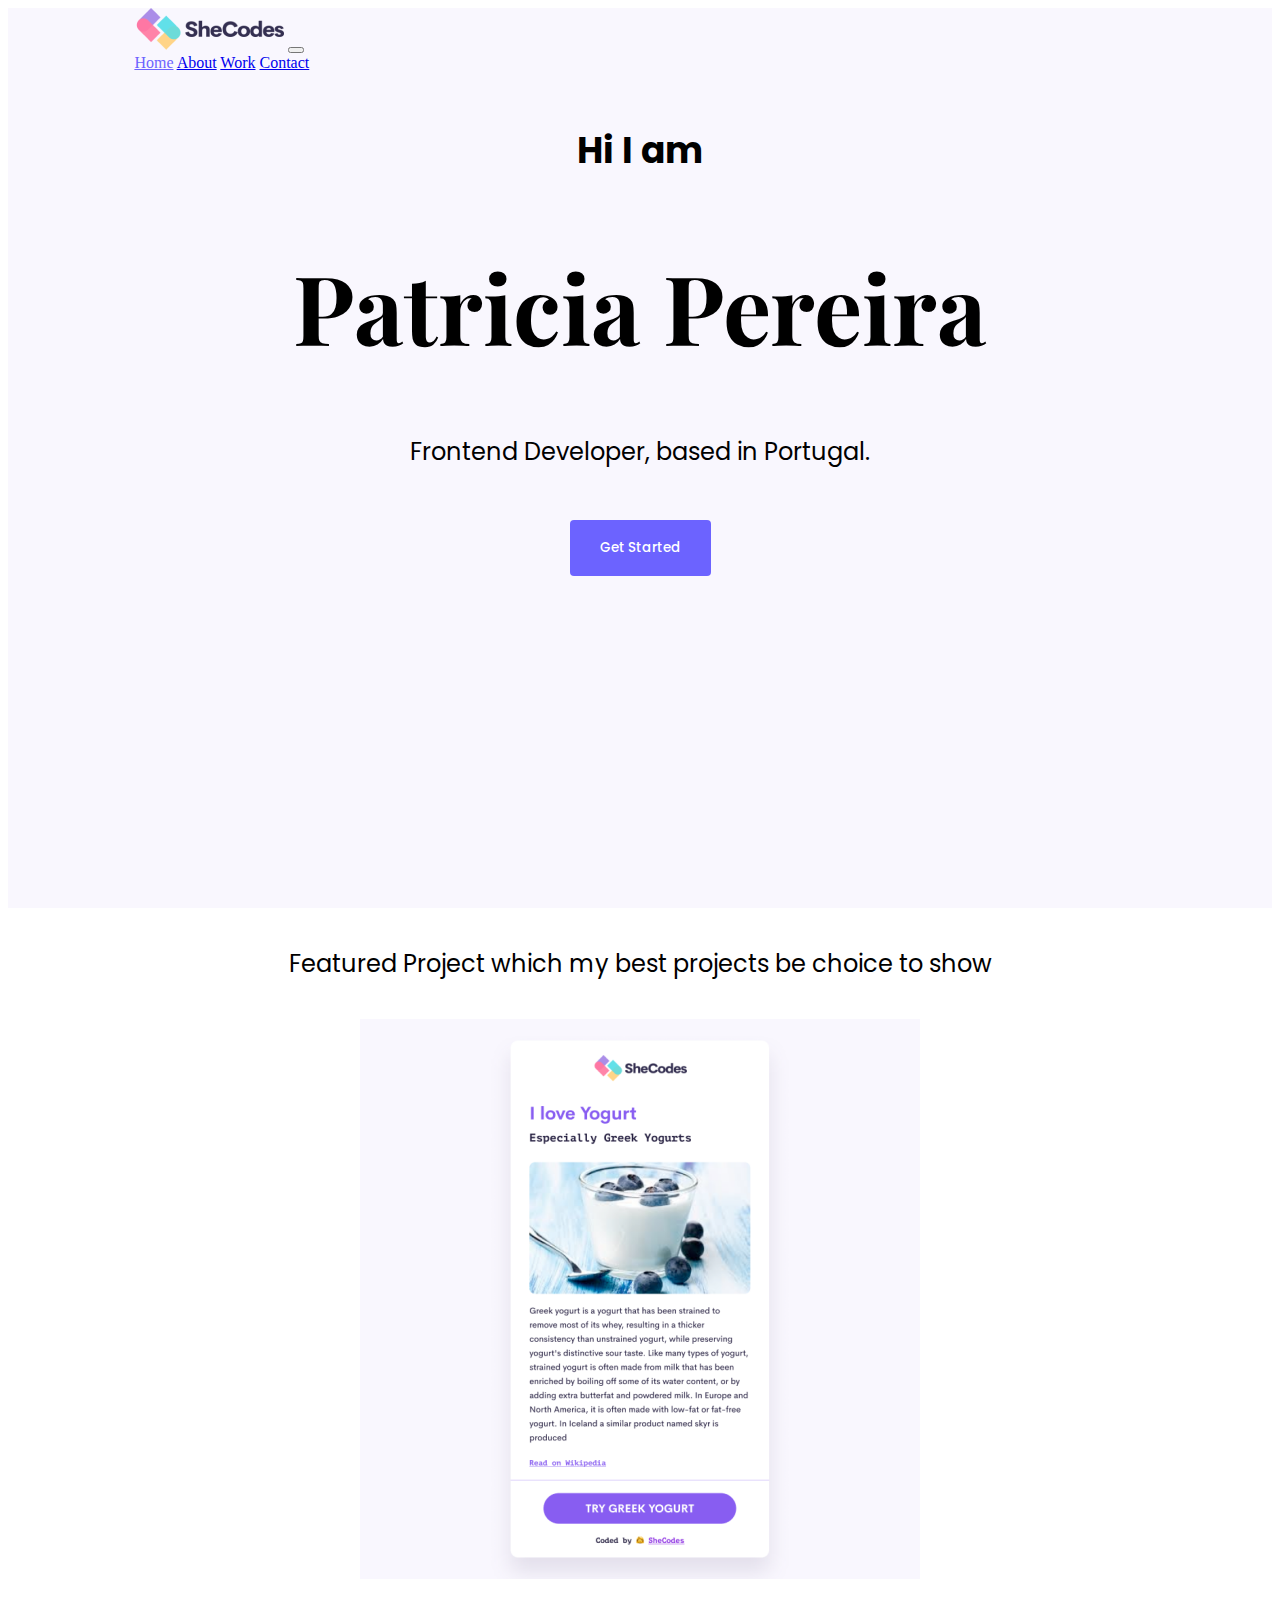
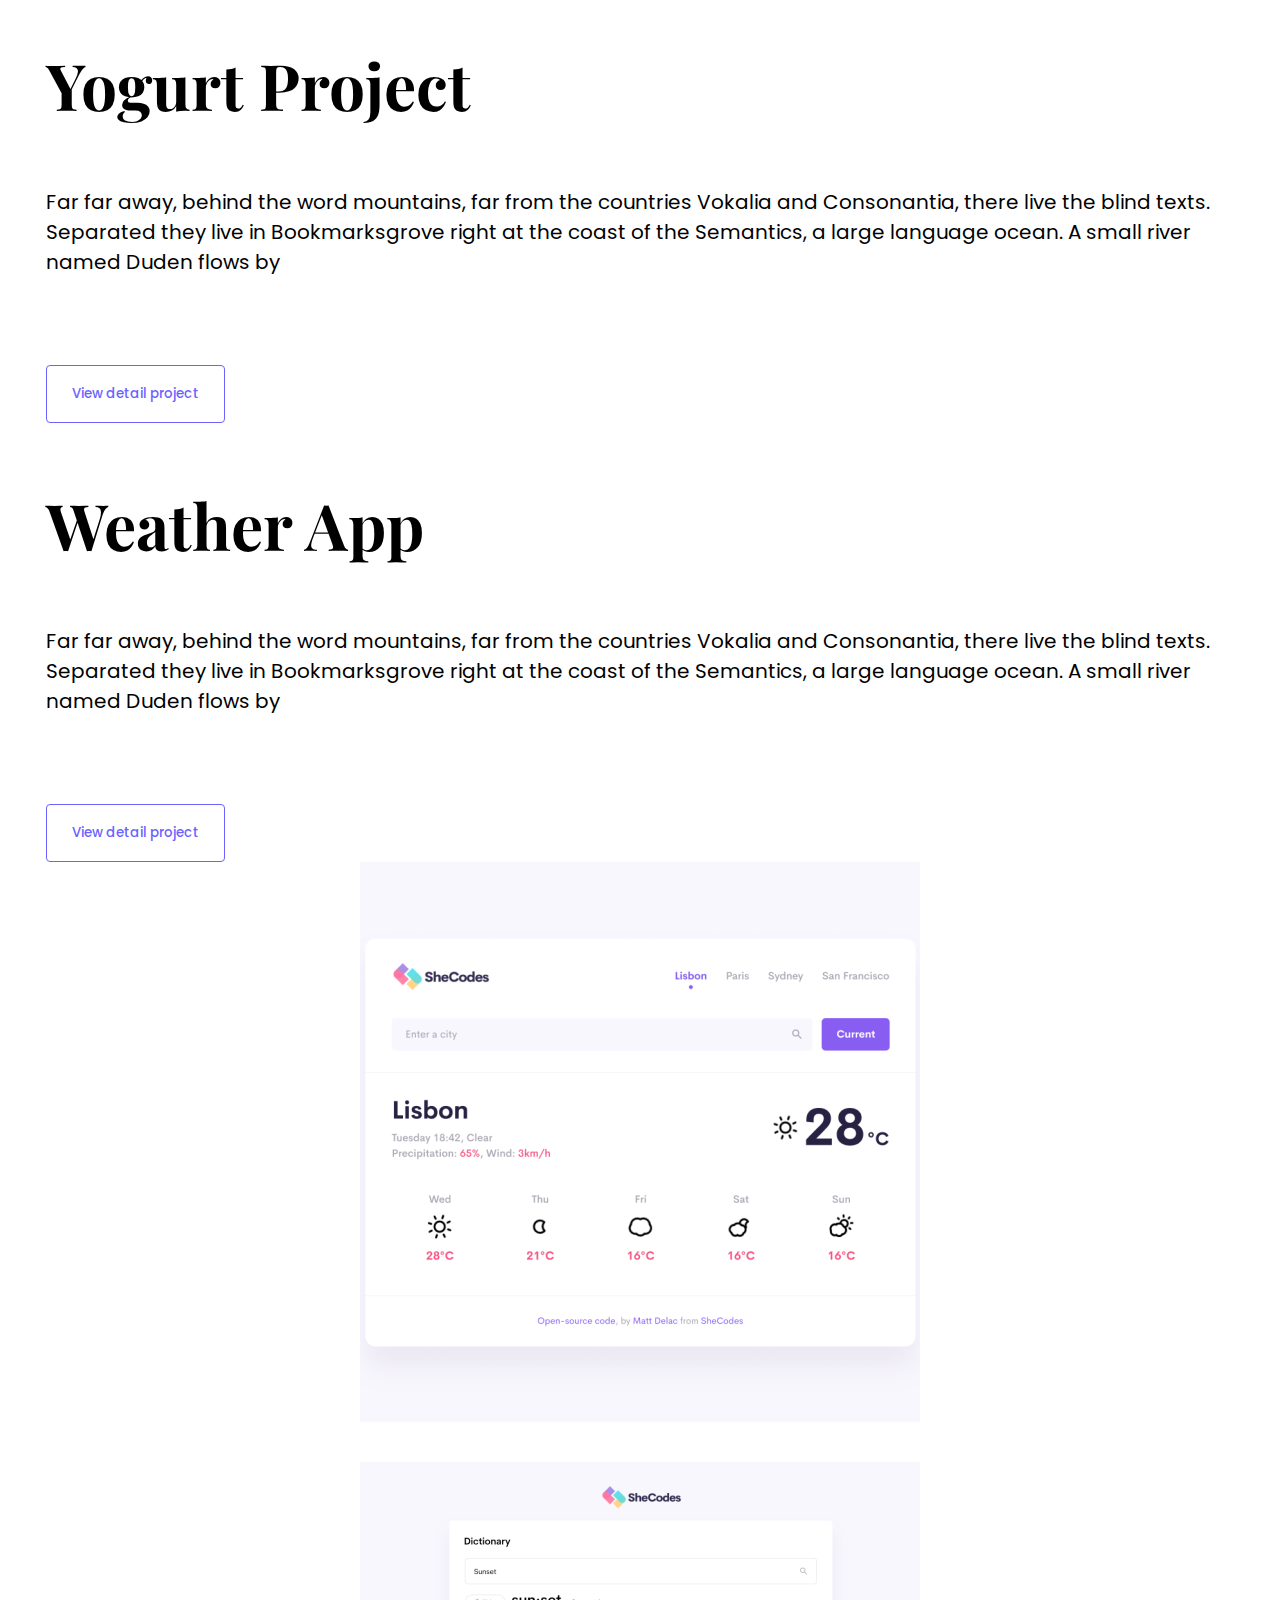
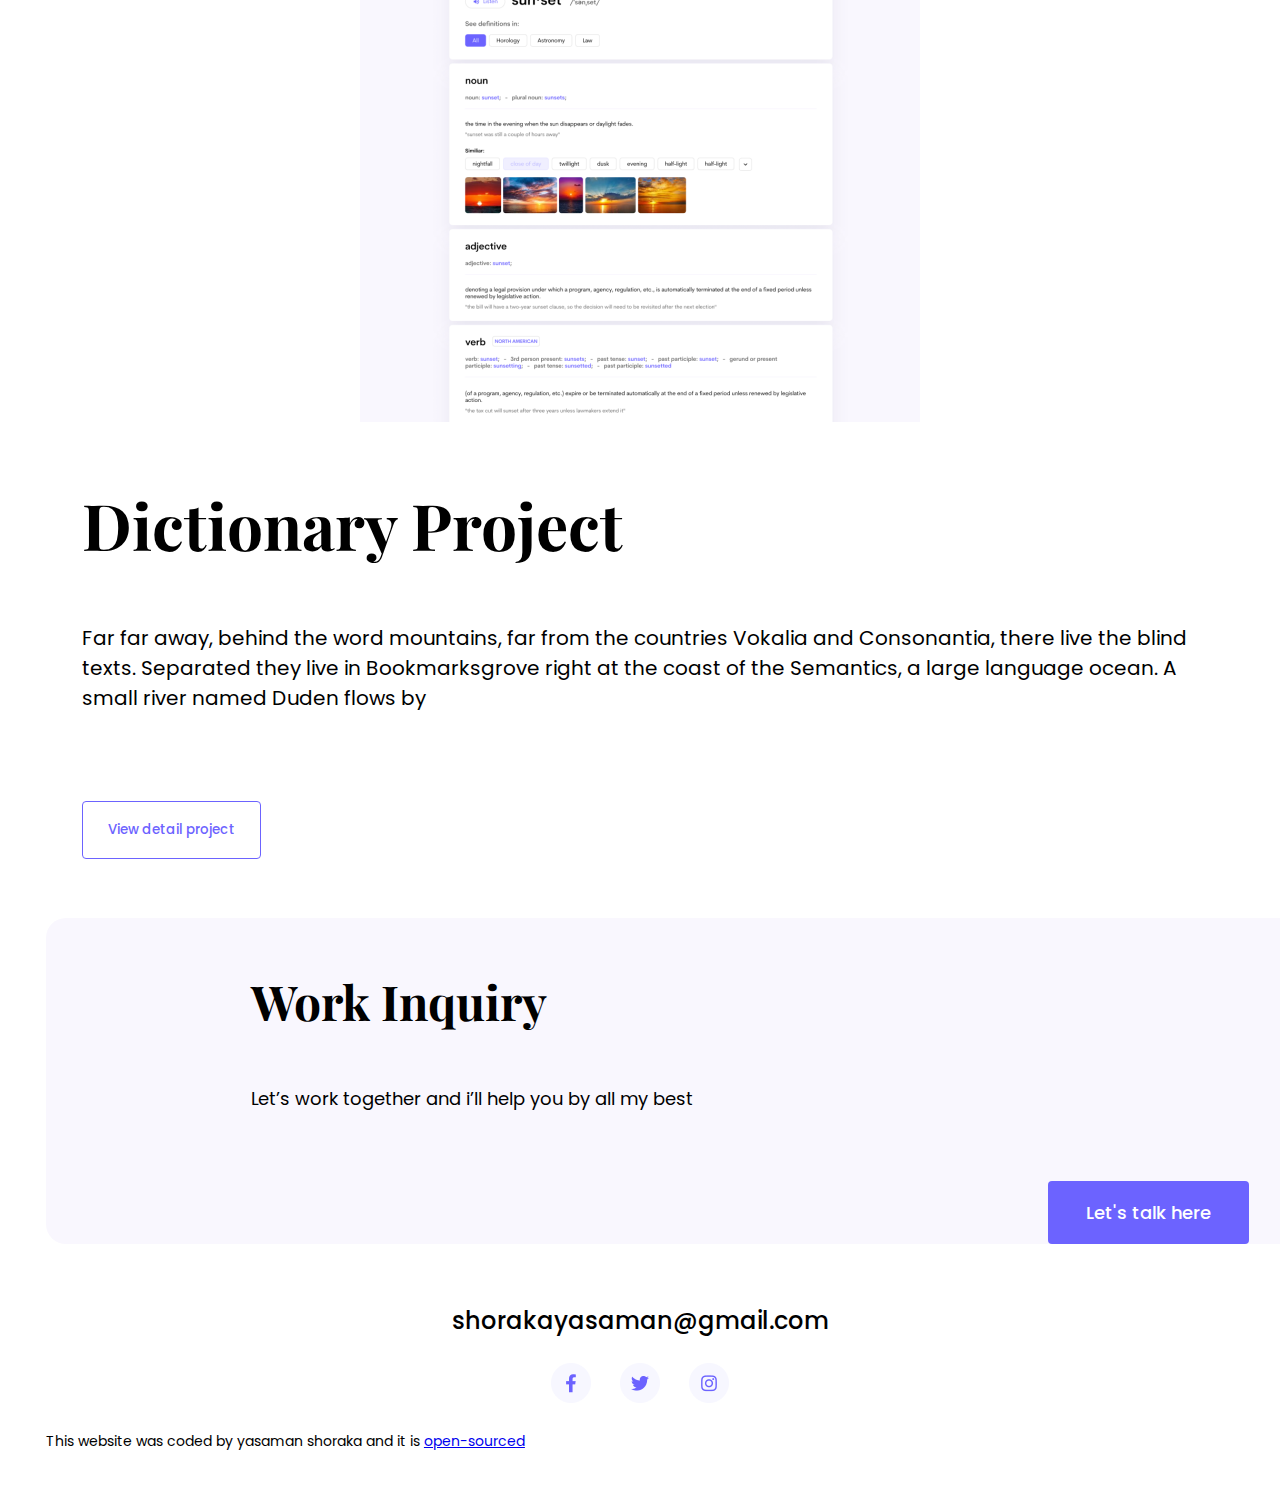
<file: index.html>
<!DOCTYPE html>
<html lang="en">
  <head>
    <meta charset="UTF-8" />
    <meta http-equiv="X-UA-Compatible" content="IE=edge" />
    <meta name="viewport" content="width=device-width, initial-scale=1.0" />
    <meta name="description" content="Patricia is a professional Frontend developer based in portugal who is experienced and powerfull in her field">
    <link
      href="https://cdn.jsdelivr.net/npm/bootstrap@5.3.0-alpha1/dist/css/bootstrap.min.css"
      rel="stylesheet"
      integrity="sha384-GLhlTQ8iRABdZLl6O3oVMWSktQOp6b7In1Zl3/Jr59b6EGGoI1aFkw7cmDA6j6gD"
      crossorigin="anonymous"
    />
    <script
      src="https://cdn.jsdelivr.net/npm/bootstrap@5.3.0-alpha1/dist/js/bootstrap.bundle.min.js"
      integrity="sha384-w76AqPfDkMBDXo30jS1Sgez6pr3x5MlQ1ZAGC+nuZB+EYdgRZgiwxhTBTkF7CXvN"
      crossorigin="anonymous"
    ></script>
    <link rel="preconnect" href="https://fonts.googleapis.com" />
    <link rel="preconnect" href="https://fonts.gstatic.com" crossorigin />
    <link
      href="https://fonts.googleapis.com/css2?family=Playfair+Display:wght@700&family=Poppins:wght@400;500;700&display=swap"
      rel="stylesheet"
    />
    <link rel="stylesheet" href="styles/portfolio.css" />
    <title>Document</title>
  </head>
  <body>
    <div class="firstView">
      <nav class="navbar navbar-expand-lg navbar-light bg-light">
        <div class="container-fluid">
          <a class="navbar-brand" href="#"
            ><img class="icon" width="150" src="img/logo.png" alt="logo"
          /></a>
          <button
            class="navbar-toggler"
            type="button"
            data-bs-toggle="collapse"
            data-bs-target="#navbarNavAltMarkup"
            aria-controls="navbarNavAltMarkup"
            aria-expanded="false"
            aria-label="Toggle navigation"
          >
            <span class="navbar-toggler-icon"></span>
          </button>
          <div class="collapse navbar-collapse" id="navbarNavAltMarkup">
            <div class="navbar-nav">
              <a
                class="nav-link"
                aria-current="page"
                href="index.html"
                style="color: #6c63ff"
                >Home</a
              >
              <a class="nav-link" href="about.html">About</a>
              <a class="nav-link" href="work.html">Work</a>
              <a class="nav-link" href="contact.html">Contact</a>
            </div>
          </div>
        </div>
      </nav>
      <div class="info">
        <h2>Hi I am</h2>
        <h1>Patricia Pereira</h1>
        <h3>Frontend Developer, based in Portugal.</h3>
        <button class="startBtn"> <a href="about.html">Get Started</a> </button>
      </div>
    </div>
    <p class="paragraph1">
      Featured Project which my best projects be choice to show
    </p>
    <div class="container introSection">
      <div class="row">
        <div class="col-md introImg">
          <img class="webImage" src="img/yogurt.png" alt="Yogurt project" />
        </div>
        <div class="col-md">
          <h2 class="pHeading">Yogurt Project</h2>
          <p class="intro">
            Far far away, behind the word mountains, far from the countries
            Vokalia and Consonantia, there live the blind texts. Separated they
            live in Bookmarksgrove right at the coast of the Semantics, a large
            language ocean. A small river named Duden flows by
          </p>
          <button class="detailBtn">View detail project</button>
        </div>
      </div>
    </div>
    <div class="container introSection">
      <div class="row">
        <div class="col-md">
          <h2 class="pHeading">Weather App</h2>
          <p class="intro">
            Far far away, behind the word mountains, far from the countries
            Vokalia and Consonantia, there live the blind texts. Separated they
            live in Bookmarksgrove right at the coast of the Semantics, a large
            language ocean. A small river named Duden flows by
          </p>
          <button class="detailBtn">View detail project</button>
        </div>
        <div class="col-md introImg">
          <img class="webImage" src="img/weather.png" alt="weather project" />
      </div>
    </div>
    <div class="container introSection">
      <div class="row">
        <div class="col-md introImg">
          <img class="webImage" src="img/dictionary.png" alt="dictionary project" />
        </div>
        <div class="col-md">
          <h2 class="pHeading">Dictionary Project</h2>
          <p class="intro">
            Far far away, behind the word mountains, far from the countries
            Vokalia and Consonantia, there live the blind texts. Separated they
            live in Bookmarksgrove right at the coast of the Semantics, a large
            language ocean. A small river named Duden flows by
          </p>
          <button class="detailBtn">View detail project</button>
        </div>
      </div>
    </div>

    <div class="container workInquiry">
      <div class="row">
        <div class="col-md workCol1">
          <h2 class="workHead">Work Inquiry</h2>
          <p>Let’s work together and i’ll help you by all my best</p>
        </div>
        <div class="col-md workCol2"><button>Let's talk here</button></div>
      </div>
    </div>
    <div class="email">shorakayasaman@gmail.com</div>
    <div class="icons">
      <div>
        <img
          class="socialIcon"
          width="40px"
          src="img/facebook.png"
          alt="facebook icon"
        />
      </div>
      <div>
        <img
          class="socialIcon"
          width="40px"
          src="img/twitter.png"
          alt="twitter icon"
        />
      </div>
      <div>
        <img
          class="socialIcon"
          width="40px"
          src="img/instagram.png"
          alt="instagram icon"
        />
      </div>
    </div>
    <p class="footer text-center">This website was coded by yasaman shoraka and it is <a href="https://github.com/y-shoraka/Final-responsive-website" target="_blank">open-sourced</a> </p>
  </body>
</html>
</file>
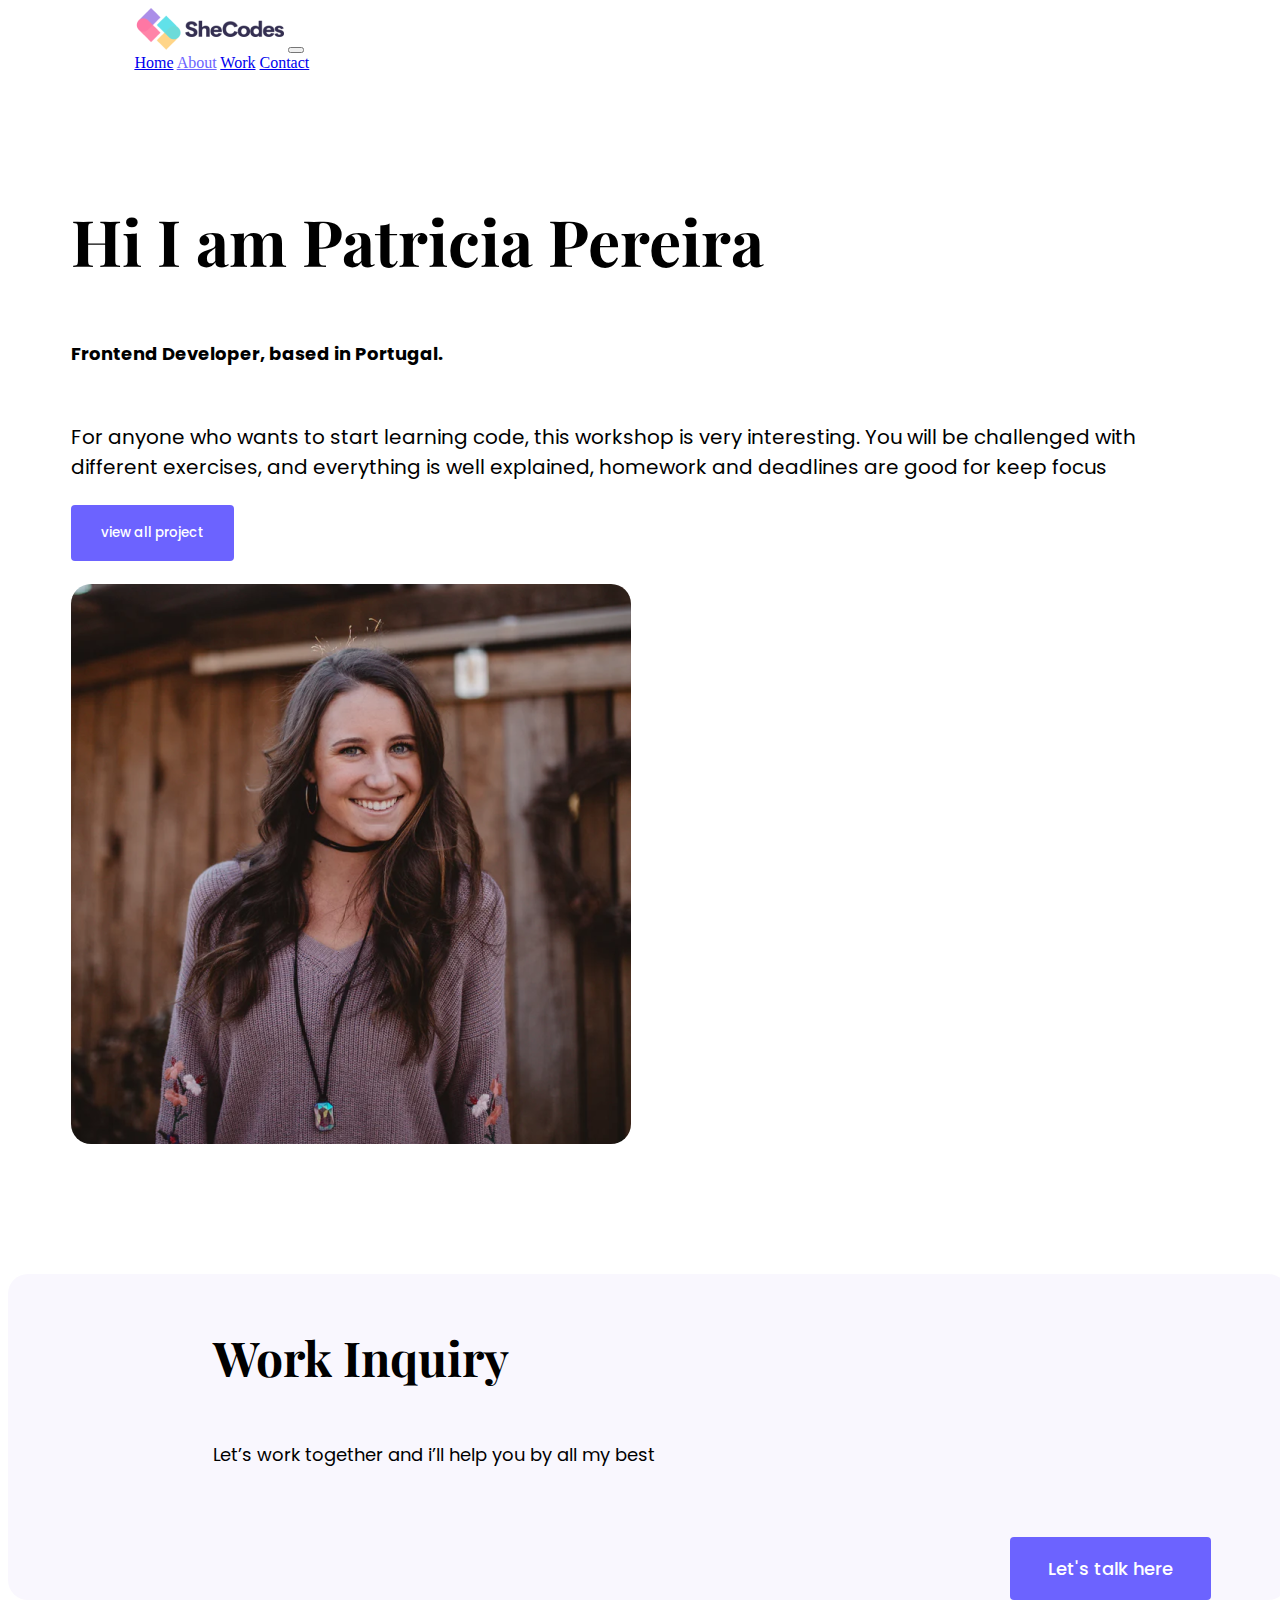
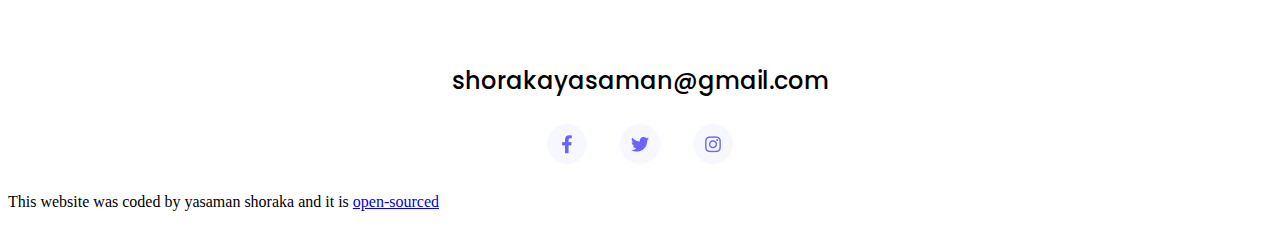
<file: about.html>
<!DOCTYPE html>
<html lang="en">
  <head>
    <meta charset="UTF-8" />
    <meta http-equiv="X-UA-Compatible" content="IE=edge" />
    <meta name="viewport" content="width=device-width, initial-scale=1.0" />
    <link
      href="https://cdn.jsdelivr.net/npm/bootstrap@5.3.0-alpha1/dist/css/bootstrap.min.css"
      rel="stylesheet"
      integrity="sha384-GLhlTQ8iRABdZLl6O3oVMWSktQOp6b7In1Zl3/Jr59b6EGGoI1aFkw7cmDA6j6gD"
      crossorigin="anonymous"
    />
    <script
      src="https://cdn.jsdelivr.net/npm/bootstrap@5.3.0-alpha1/dist/js/bootstrap.bundle.min.js"
      integrity="sha384-w76AqPfDkMBDXo30jS1Sgez6pr3x5MlQ1ZAGC+nuZB+EYdgRZgiwxhTBTkF7CXvN"
      crossorigin="anonymous"
    ></script>
    <link rel="preconnect" href="https://fonts.googleapis.com" />
    <link rel="preconnect" href="https://fonts.gstatic.com" crossorigin />
    <link
      href="https://fonts.googleapis.com/css2?family=Playfair+Display:wght@700&family=Poppins:wght@400;500;700&display=swap"
      rel="stylesheet"
    />
    <link rel="stylesheet" href="styles/portfolio.css" />
    <title>Document</title>
  </head>
  <body>
    <nav
      class="navbar navbar-expand-lg navbar-light bg-light"
      style="background-color: white !important"
    >
      <div class="container-fluid">
        <a class="navbar-brand" href="#"
          ><img class="icon" width="150" src="img/logo.png" alt=""
        /></a>
        <button
          class="navbar-toggler"
          type="button"
          data-bs-toggle="collapse"
          data-bs-target="#navbarNavAltMarkup"
          aria-controls="navbarNavAltMarkup"
          aria-expanded="false"
          aria-label="Toggle navigation"
        >
          <span class="navbar-toggler-icon"></span>
        </button>
        <div class="collapse navbar-collapse" id="navbarNavAltMarkup">
          <div class="navbar-nav">
            <a class="nav-link" aria-current="page" href="index.html">Home</a>
            <a class="nav-link" href="about.html" style="color: #6c63ff"
              >About</a
            >
            <a class="nav-link" href="work.html">Work</a>
            <a class="nav-link" href="contact.html">Contact</a>
          </div>
        </div>
      </div>
    </nav>
    <div class="container">
      <div class="row">
        <div class="col-md aboutView">
          <h2 class="pHeading">Hi I am Patricia Pereira</h2>
          <p class="introTitle">Frontend Developer, based in Portugal.</p>
          <p class="intro">
            For anyone who wants to start learning code, this workshop is very
            interesting. You will be challenged with different exercises, and
            everything is well explained, homework and deadlines are good for
            keep focus
          </p>
          <button class="startBtn" style="margin:2% 0;"> <a href="work.html">view all project</a> </button>
        </div>
        <div class="col-md"><img class="personalImg" src="img/personal.png" alt="personal photo" /></div>
      </div>
    </div>
    <div class="container workInquiry">
      <div class="row">
        <div class="col-md workCol1">
          <h2 class="workHead">Work Inquiry</h2>
          <p>Let’s work together and i’ll help you by all my best</p>
        </div>
        <div class="col-md workCol2"><button>Let's talk here</button></div>
      </div>
    </div>
    <div class="email">shorakayasaman@gmail.com</div>
    <div class="icons">
      <div><img class="socialIcon" width="40px" src="img/facebook.png" alt="facebook icon" /></div>
      <div><img class="socialIcon" width="40px" src="img/twitter.png" alt="twitter icon" /></div>
      <div>
        <img class="socialIcon" width="40px" src="img/instagram.png" alt="instagram icon" />
      </div>
    </div>
    <p class="text-center">This website was coded by yasaman shoraka and it is <a href="https://github.com/y-shoraka/Final-responsive-website" target="_blank">open-sourced</a> </p>

  </body>
</html>
</file>
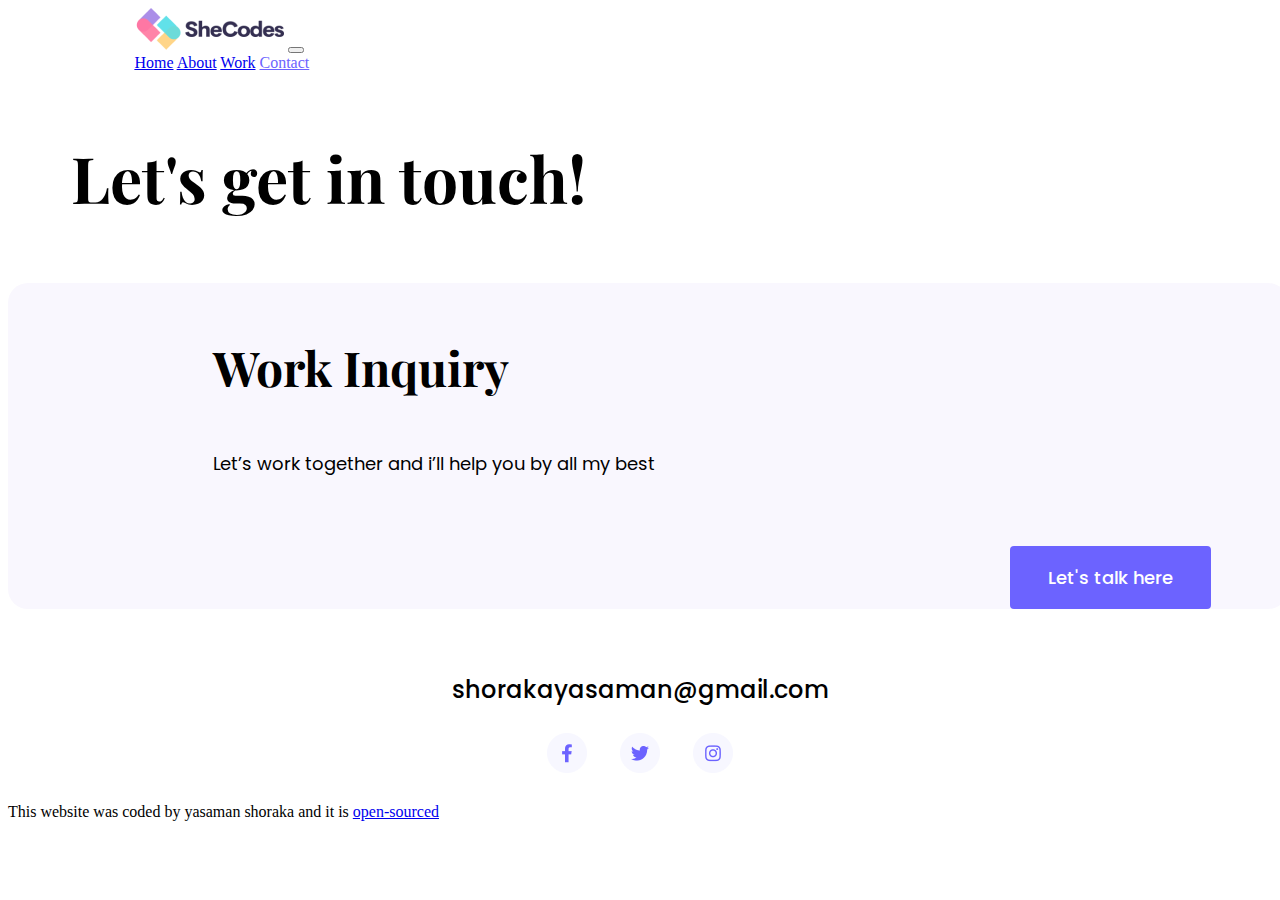
<file: contact.html>
<!DOCTYPE html>
<html lang="en">
<head>
    <meta charset="UTF-8">
    <meta http-equiv="X-UA-Compatible" content="IE=edge">
    <meta name="viewport" content="width=device-width, initial-scale=1.0">
    <link
      href="https://cdn.jsdelivr.net/npm/bootstrap@5.3.0-alpha1/dist/css/bootstrap.min.css"
      rel="stylesheet"
      integrity="sha384-GLhlTQ8iRABdZLl6O3oVMWSktQOp6b7In1Zl3/Jr59b6EGGoI1aFkw7cmDA6j6gD"
      crossorigin="anonymous"
    />
    <script
      src="https://cdn.jsdelivr.net/npm/bootstrap@5.3.0-alpha1/dist/js/bootstrap.bundle.min.js"
      integrity="sha384-w76AqPfDkMBDXo30jS1Sgez6pr3x5MlQ1ZAGC+nuZB+EYdgRZgiwxhTBTkF7CXvN"
      crossorigin="anonymous"
    ></script>
    <link rel="preconnect" href="https://fonts.googleapis.com" />
    <link rel="preconnect" href="https://fonts.gstatic.com" crossorigin />
    <link
      href="https://fonts.googleapis.com/css2?family=Playfair+Display:wght@700&family=Poppins:wght@400;500;700&display=swap"
      rel="stylesheet"
    />
    <link rel="stylesheet" href="styles/portfolio.css" />
    <title>Document</title>
</head>
<body>
    <div class="contactFull">
    <nav
    class="navbar navbar-expand-lg navbar-light bg-light"
    style="background-color: white !important"
  >
    <div class="container-fluid">
      <a class="navbar-brand" href="#"
        ><img class="icon" width="150" src="img/logo.png" alt=""
      /></a>
      <button
        class="navbar-toggler"
        type="button"
        data-bs-toggle="collapse"
        data-bs-target="#navbarNavAltMarkup"
        aria-controls="navbarNavAltMarkup"
        aria-expanded="false"
        aria-label="Toggle navigation"
      >
        <span class="navbar-toggler-icon"></span>
      </button>
      <div class="collapse navbar-collapse" id="navbarNavAltMarkup">
        <div class="navbar-nav">
          <a class="nav-link" aria-current="page" href="index.html">Home</a>
          <a class="nav-link" href="about.html" 
            >About</a
          >
          <a class="nav-link" href="work.html" >Work</a>
          <a class="nav-link" href="contact.html" style="color: #6c63ff">Contact</a>
        </div>
      </div>
    </div>
  </nav>


  <h1 class="pHeading contact">Let's get in touch!</h1>
  <div class="container workInquiry">
    <div class="row">
      <div class="col-md workCol1">
        <h2 class="workHead">Work Inquiry</h2>
        <p>Let’s work together and i’ll help you by all my best</p>
      </div>
      <div class="col-md workCol2"><button>Let's talk here</button></div>
    </div>
  </div>
  <div class="email">shorakayasaman@gmail.com</div>
  <div class="icons">
    <div><img class="socialIcon" width="40px" src="img/facebook.png" alt="facebook icon" /></div>
    <div><img class="socialIcon" width="40px" src="img/twitter.png" alt="twitter icon" /></div>
    <div>
      <img class="socialIcon" width="40px" src="img/instagram.png" alt="instagram icon" />
    </div>
  </div>
    </div>
    <p class="text-center">This website was coded by yasaman shoraka and it is <a href="https://github.com/y-shoraka/Final-responsive-website" target="_blank">open-sourced</a> </p>

</body>
</html>
</file>
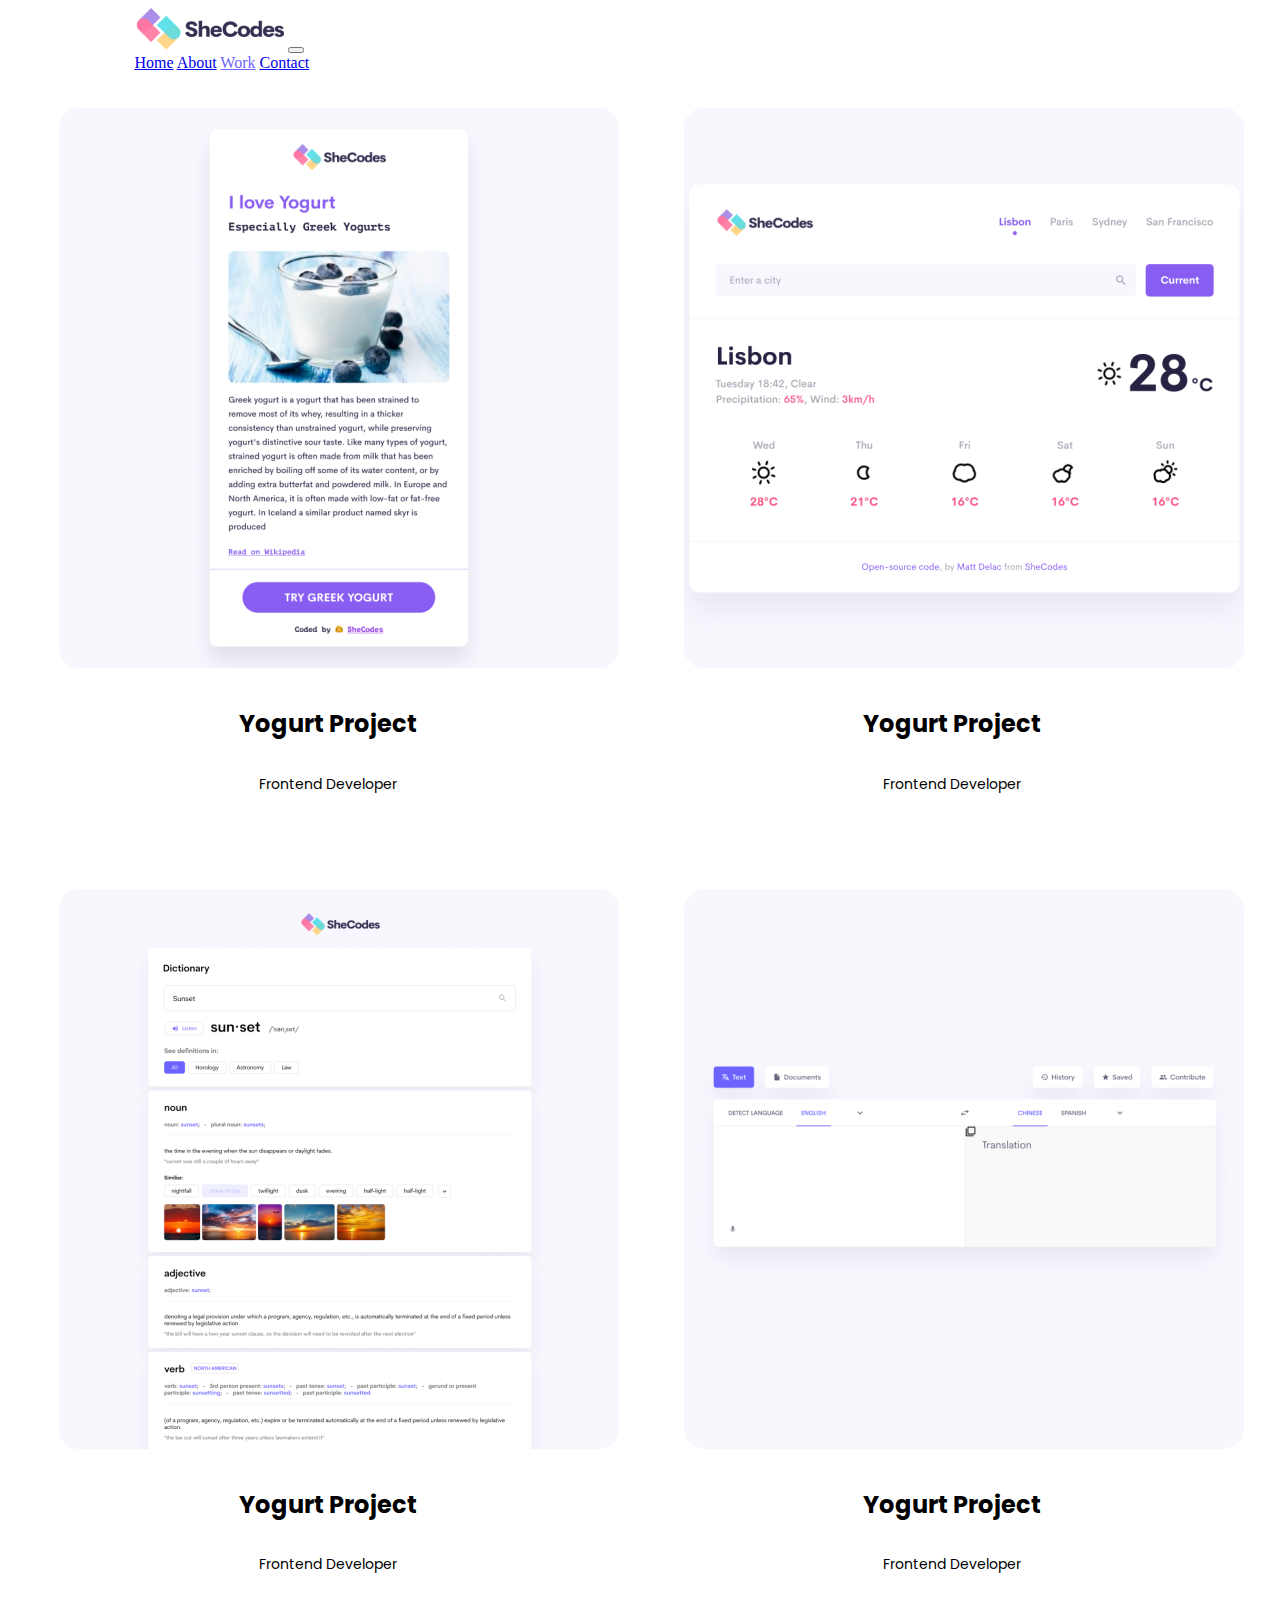
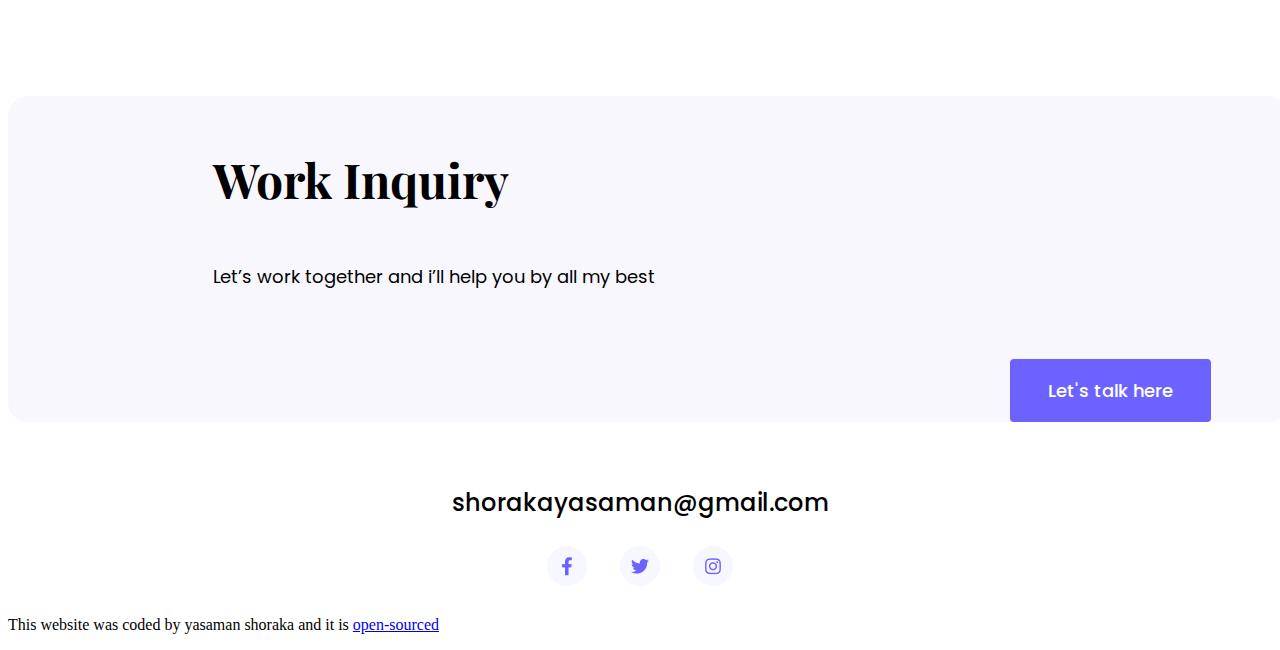
<file: work.html>
<!DOCTYPE html>
<html lang="en">
<head>
    <meta charset="UTF-8">
    <meta http-equiv="X-UA-Compatible" content="IE=edge">
    <meta name="viewport" content="width=device-width, initial-scale=1.0">
    <link
      href="https://cdn.jsdelivr.net/npm/bootstrap@5.3.0-alpha1/dist/css/bootstrap.min.css"
      rel="stylesheet"
      integrity="sha384-GLhlTQ8iRABdZLl6O3oVMWSktQOp6b7In1Zl3/Jr59b6EGGoI1aFkw7cmDA6j6gD"
      crossorigin="anonymous"
    />
    <script
      src="https://cdn.jsdelivr.net/npm/bootstrap@5.3.0-alpha1/dist/js/bootstrap.bundle.min.js"
      integrity="sha384-w76AqPfDkMBDXo30jS1Sgez6pr3x5MlQ1ZAGC+nuZB+EYdgRZgiwxhTBTkF7CXvN"
      crossorigin="anonymous"
    ></script>
    <link rel="preconnect" href="https://fonts.googleapis.com" />
    <link rel="preconnect" href="https://fonts.gstatic.com" crossorigin />
    <link
      href="https://fonts.googleapis.com/css2?family=Playfair+Display:wght@700&family=Poppins:wght@400;500;700&display=swap"
      rel="stylesheet"
    />
    <link rel="stylesheet" href="styles/portfolio.css" />
    <title>Document</title>
</head>
<body>
    <nav
    class="navbar navbar-expand-lg navbar-light bg-light"
    style="background-color: white !important"
  >
    <div class="container-fluid">
      <a class="navbar-brand" href="#"
        ><img class="icon" width="150" src="img/logo.png" alt=""
      /></a>
      <button
        class="navbar-toggler"
        type="button"
        data-bs-toggle="collapse"
        data-bs-target="#navbarNavAltMarkup"
        aria-controls="navbarNavAltMarkup"
        aria-expanded="false"
        aria-label="Toggle navigation"
      >
        <span class="navbar-toggler-icon"></span>
      </button>
      <div class="collapse navbar-collapse" id="navbarNavAltMarkup">
        <div class="navbar-nav">
          <a class="nav-link" aria-current="page" href="index.html">Home</a>
          <a class="nav-link" href="about.html" 
            >About</a
          >
          <a class="nav-link" href="work.html" style="color: #6c63ff">Work</a>
          <a class="nav-link" href="contact.html">Contact</a>
        </div>
      </div>
    </div>
  </nav>
 
<div class="imageFlex">
    <div><img src="img/yogurt.png" alt="yogurt project"><h2 class="titleProject">Yogurt Project</h2><h6>Frontend Developer</h6></div>
    <div><img src="img/weather.png" alt="weather image"><h2 class="titleProject">Yogurt Project</h2><h6>Frontend Developer</h6></div>
    <div><img src="img/dictionary.png" alt="dictionary"><h2 class="titleProject">Yogurt Project</h2><h6>Frontend Developer</h6></div>
    <div><img src="img/translation.png" alt="translation app"><h2 class="titleProject">Yogurt Project</h2><h6>Frontend Developer</h6></div>
</div>
<div class="container workInquiry">
    <div class="row">
      <div class="col-md workCol1">
        <h2 class="workHead">Work Inquiry</h2>
        <p>Let’s work together and i’ll help you by all my best</p>
      </div>
      <div class="col-md workCol2"><button>Let's talk here</button></div>
    </div>
  </div>
  <div class="email">shorakayasaman@gmail.com</div>
  <div class="icons">
    <div><img class="socialIcon" width="40px" src="img/facebook.png" alt="facebook icon" /></div>
    <div><img class="socialIcon" width="40px" src="img/twitter.png" alt="twitter icon" /></div>
    <div>
      <img class="socialIcon" width="40px" src="img/instagram.png" alt="instagram icon" />
    </div>
  </div>
  <p class="text-center">This website was coded by yasaman shoraka and it is <a href="https://github.com/y-shoraka/Final-responsive-website" target="_blank">open-sourced</a> </p>

</body>
</html>
</file>
<file: styles/portfolio.css>
:root{
    --regular-font: 'poppins' , sans-serif;
}

.collapse,
.navbar-collapse {
    font-size: 16px;
    justify-content: flex-end !important;
    margin-right: 140px;
}

.navbar {
    background-color: #F9F7FE !important;
}

.firstView {
    background-color: #F9F7FE;
    height: 100vh;
}

.container-fluid {
    padding-left: 10%;
    width: 100vw;
}


h2,
h3 {
    font-family: var(--regular-font);
    font-size: 36px;
    font-weight: 700;
    text-align: center;
    margin: 4% auto;
}

h3 {
    font-size: 24px;
    font-weight: 400;

}

h1 {
    font-family: 'Playfair Display', serif;
    font-size: 96px;
    font-weight: 700;
    text-align: center;
}

.introTitle {
    font-family: var(--regular-font);
    font-size: 18px;
    font-weight: 700;
    line-height: 27px;
    letter-spacing: 0em;
    text-align: left;

}

.startBtn {
    text-decoration: none;
    font-family: 'Poppins', sans-serif;
    font-weight: 500;
    display: block;
    margin: 2% auto;
    background-color: #6C63FF;
    border: none;
    color: white;
    border-radius: 4px;
    padding: 18px 30px;
}
.startBtn a{
    text-decoration: none;
    color: white;
}

.paragraph1 {
    font-family: var(--regular-font);
    font-size: 24px;
    font-weight: 400;
    margin: 3%;
    margin-bottom: 0;
    text-align: center;

}

.pHeading {
    text-align: left;
    display: block;
    margin: 5% auto;
    font-family: 'Playfair Display', serif;
    font-weight: 700;
    font-size: 64px;
}

.intro {
    margin-top: 55px;
    font-family: var(--regular-font);
    font-size: 20px;
    font-weight: 400;
    line-height: 30px;
    letter-spacing: 0em;
    text-align: left;

}

.introImg {
    text-align: center;
}

.webImage {
    height: 560px;
    width: 560px;
    border-radius: 0px;
}

.personalImg {
    height: 560px;
    width: 560px;
    border-radius: 20px;
}

.detailBtn {
    margin-top: 68px;
    padding: 18px 25px;
    font-weight: 500;
    font-family: var(--regular-font);
    background-color: transparent;
    color: #6C63FF;
    transition: 0.5s;
    border: 1px solid #6C63FF;
    border-radius: 4px;
}

.detailBtn:hover {
    background-color: #6C63FF;
    color: white;
}

.container {
    margin: 10% 5%;
}

.row {
    align-items: center;
}

.container,
.workInquiry {
    justify-content: space-between;
}

.workInquiry {
    align-items: center;
    background-color: #F9F7FE;
    width: 100vw;
    margin: 5% auto;
    border-radius: 20px;
    text-align: center;
}

.workHead {
    text-align: left;
    padding: 4% 8% 0% 16%;
    font-family: 'Playfair Display', serif;
    font-size: 48px;
    font-weight: 700;
    line-height: 64px;
}



.workCol1 p {
    font-family: var(--regular-font);
    font-size: 18px;
    font-weight: 400;
    line-height: 27px;
    letter-spacing: 0em;
    text-align: left;
    padding: 0% 8% 4% 16%;
}

.workCol2 {
    text-align: right;
    margin: 0 6% 0 0%;
}

.workCol2 button {
    font-family: var(--regular-font);
    border: none;
    padding: 18px 38px;
    border-radius: 4px;
    font-size: 18px;
    font-weight: 500;
    line-height: 27px;
    background-color: #6C63FF;
    text-align: center;
    color: white;

}

.email {
    font-family: 'Poppins', sans-serif;
    font-size: 24px;
    font-weight: 500;
    line-height: 36px;
    letter-spacing: 0em;
    text-align: center;

}

.icons {
    display: flex;
    margin: 2% 40%;
    flex-direction: row;
    justify-content: space-evenly;
}

.imageFlex {
    display: flex;
    flex-direction: row;
    flex-wrap: wrap;
    justify-content: space-evenly;
}

.imageFlex img {
    width: 560px;
    height: 560px;
    border-radius: 20px;
    margin: 2%;
}

.titleProject {
    font-size: 24px;
}

.imageFlex h6 {
    font-family: 'Poppins', sans-serif;
    font-size: 14px;
    font-weight: 400;
    line-height: 21px;
    letter-spacing: 0em;
    text-align: center;
}

.imageFlex div {
    margin: 2%;
}

.introSection {
    margin: 3%;
}

.contact {
    margin: 5%;
    max-width: 825px;
    text-align: left;
}
.footer{
    font-family: var(--regular-font);
    font-size: 14px;
}

@media (max-width:768px) {
    .introImg {
        display: none;
    }

    .introTitle {
        font-size: 20px;
        text-align: center;
    }

    .startBtn {
        text-decoration: none;
        color: white;
        display: block;
        margin: 5% auto !important;
        text-align: center;
    }

    .personalImg {
        display: block;
        margin: 2% auto;
        text-align: center;
    }

    .aboutView {
        margin-top: 10%;
        
    }
    .aboutView .startBtn{
        margin: 8% auto;
    }

    .contact {
        margin: 0 auto;
        font-size:48px; ;
        margin-bottom: 40%!important;
    }
    .contactFull{
        height: 100vh;
    }
    .container , .workInquiry{
        margin: 3% auto!important;
    }
    .paragraph1{
        margin-top: 30px!important;
        font-size: 20px;
    }
}

@media(max-width: 576px) {

    img {
        width: 80vw !important;
        height: auto !important;
    }

    .introImg {
        display: none;
    }

    .navbar-brand {
        margin-left: 0;
    }

    .icon {
        width: 100px !important;
        height: auto;
    }

    .email {
        font-size: 16px;
    }

    .icons {
        margin: 5% 10%;
    }

    .socialIcon {
        justify-content: space-between;
        width: 40px !important;
    }

    .workInquiry {
        text-align: center;
        flex-direction: column;
        margin: 4% 8%!important;
        width:84%;
    }

    .workHead {
      
        text-align: center !important;
    }

    .workCol1 p {
        text-align: center;
    }

    .workCol2 {

        margin: 2% auto;
        text-align: center !important;
    }

    .workInquiry button {
        font-size: 16px;
        padding: 16px 20px;
        margin-bottom: 8%;
    }

    .workHead {
        margin: 0 auto;
        font-size: 32px;
    }

    h1 {
        font-size: 48px;
        margin-bottom: 15%;

    }

    .container,
    .introSection {
        margin: 3% 0;
    }

    .introSection button {
        display: block;
        margin: 5% auto;
    }

    .info h2 {
        font-size: 28px;
        margin-bottom: 0;
    }

    .info h3 {
        margin-top: 0;
        margin-bottom: 8%;
        font-size: 20px;
    }

    .info h1 {
        font-size: 36px;
        margin-bottom: 8%
        ;
    }

    .info p {
        font-size: 28px;
    }

    .info {
        padding: 2%;
        margin-top: 45%;
    }

    .pHeading {
        font-size: 36px;
        text-align: center;
        margin: 8% 0;
        padding: 0;
    }

    .intro {
        display: block;
        margin: 0 auto;
        padding: 0;
        width: 90%;
        font-size: 18px;
  text-align: justify;
    }

    .startBtn {
        text-decoration: none;
        color: white;
        font-size: 16px;
        margin-top: 10%;
        padding: 16px 20px;
    }

    .detailBtn {
        padding: 16px 20px;
    }
}
</file>
